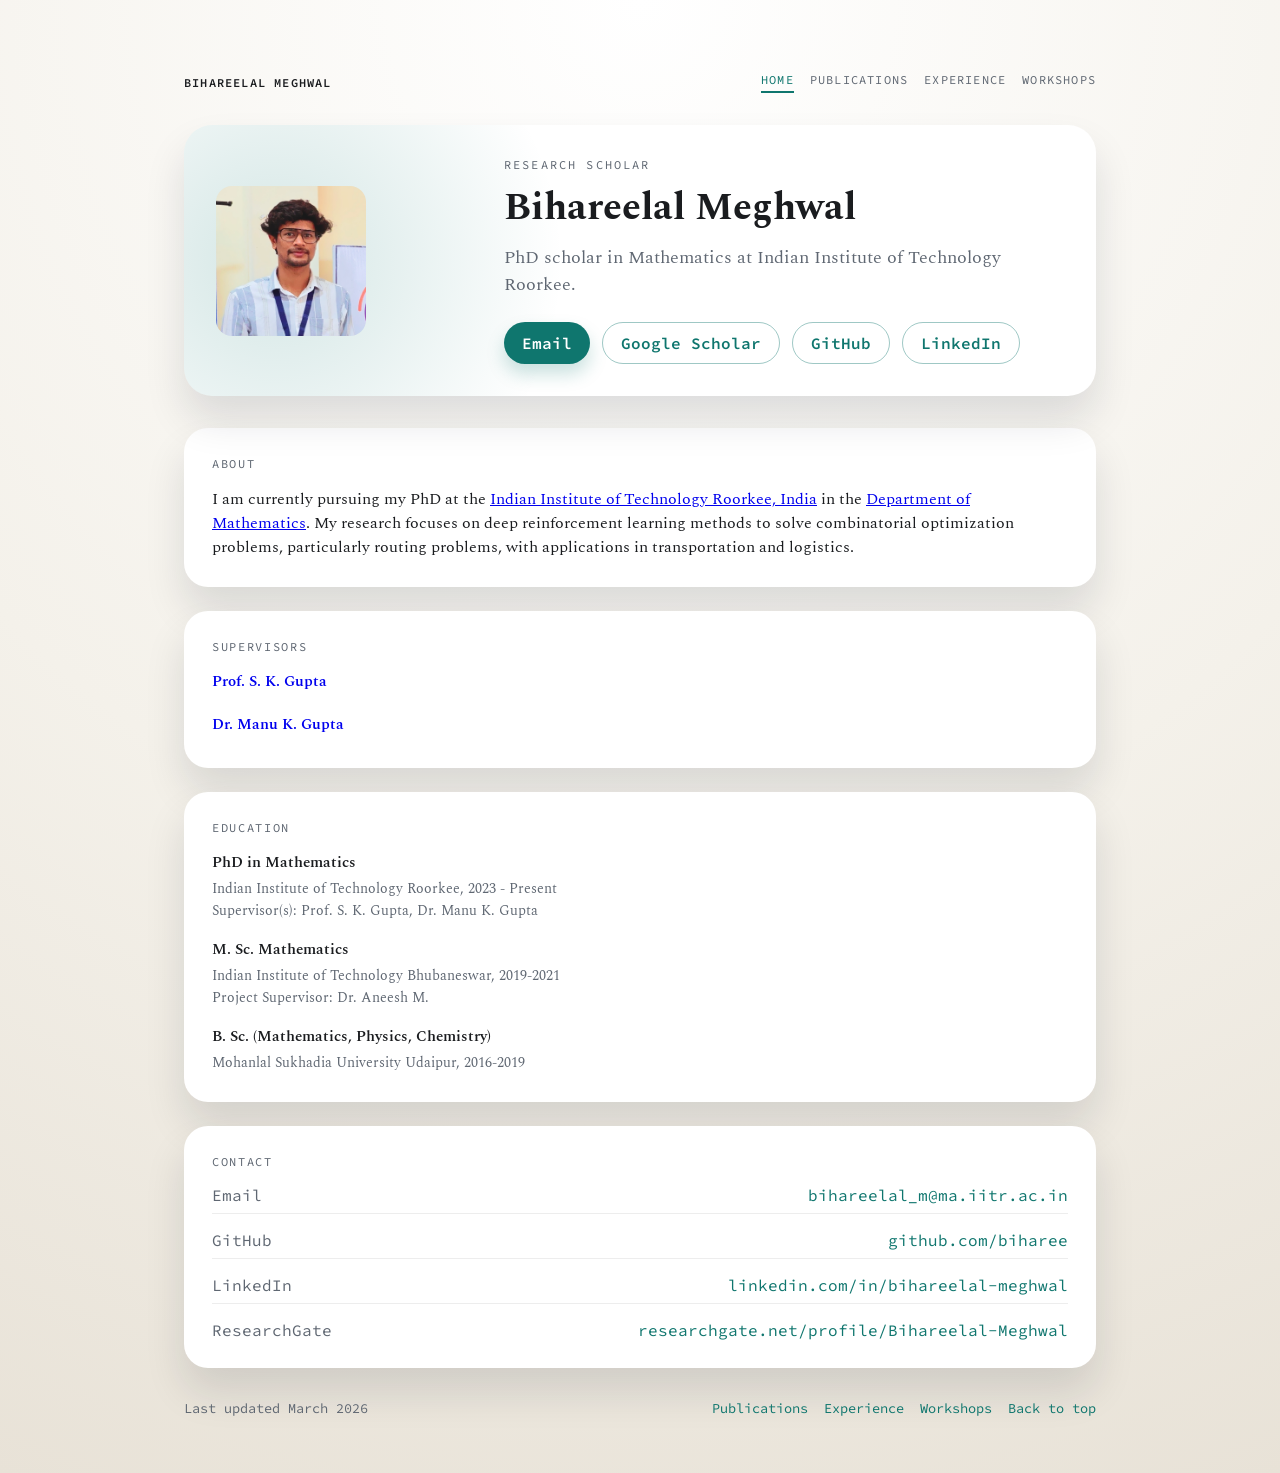
<file: index.html>
<!doctype html>
<html lang="en">
  <head>
    <meta charset="utf-8" />
    <meta name="viewport" content="width=device-width, initial-scale=1" />
    <title>Bihareelal Meghwal</title>
    <meta name="description" content="Bihareelal Meghwal is a PhD scholar in Mathematics at IIT Roorkee (IITR), working on deep reinforcement learning for combinatorial optimization." />
    <meta name="keywords" content="Biharee, Bihareelal, Bihareelal Meghwal, IITR, IIT Roorkee, Indian Institute of Technology Roorkee, Mathematics, PhD scholar, reinforcement learning, combinatorial optimization" />
    <link rel="canonical" href="https://biharee.github.io/" />
    <meta property="og:type" content="website" />
    <meta property="og:title" content="Bihareelal Meghwal | IIT Roorkee" />
    <meta property="og:description" content="PhD scholar in Mathematics at IIT Roorkee (IITR) working on deep reinforcement learning for combinatorial optimization." />
    <meta property="og:url" content="https://biharee.github.io/" />
    <meta property="og:image" content="https://biharee.github.io/bl.jpg" />
    <meta name="twitter:card" content="summary" />
    <meta name="twitter:title" content="Bihareelal Meghwal | IIT Roorkee" />
    <meta name="twitter:description" content="PhD scholar in Mathematics at IIT Roorkee (IITR) working on deep reinforcement learning for combinatorial optimization." />
    <meta name="twitter:image" content="https://biharee.github.io/bl.jpg" />
    <script type="application/ld+json">
      {
        "@context": "https://schema.org",
        "@type": "Person",
        "name": "Bihareelal Meghwal",
        "affiliation": {
          "@type": "CollegeOrUniversity",
          "name": "Indian Institute of Technology Roorkee"
        },
        "jobTitle": "PhD Scholar",
        "url": "https://biharee.github.io/",
        "image": "https://biharee.github.io/bl.jpg",
        "sameAs": [
          "https://github.com/biharee",
          "https://www.linkedin.com/in/bihareelal-meghwal/"
        ]
      }
    </script>
    <link rel="preconnect" href="https://fonts.googleapis.com" />
    <link rel="preconnect" href="https://fonts.gstatic.com" crossorigin />
    <link href="https://fonts.googleapis.com/css2?family=Spectral:wght@300;400;600&family=Source+Code+Pro:wght@400;600&display=swap" rel="stylesheet" />
    <link rel="stylesheet" href="styles.css" />
  </head>
  <body>
    <div class="page">
      <nav class="site-nav" aria-label="Primary">
        <a class="brand" href="index.html">Bihareelal Meghwal</a>
        <div class="nav-links">
          <a class="nav-link active" href="index.html">Home</a>
          <a class="nav-link" href="publications.html">Publications</a>
          <a class="nav-link" href="experience.html">Experience</a>
          <a class="nav-link" href="workshops.html">Workshops</a>
        </div>
      </nav>

      <header class="hero hero-split" id="top">
        <div class="hero-media">
          <img class="profile-photo" src="bl.jpg" alt="Bihareelal Meghwal" />
        </div>
        <div class="hero-content">
          <div class="eyebrow">Research Scholar</div>
          <h1>Bihareelal Meghwal</h1>
          <p class="lead">
            PhD scholar in Mathematics at Indian Institute of Technology Roorkee.
          </p>
          <div class="cta">
            <a class="btn" href="mailto:bihareelal_m@ma.iitr.ac.in">Email</a>
            <a class="btn ghost" href="https://scholar.google.com/citations?user=0ONFQcoAAAAJ&hl=en" target="_blank" rel="noopener">Google Scholar</a>
            <a class="btn ghost" href="https://github.com/biharee" target="_blank" rel="noopener">GitHub</a>
            <a class="btn ghost" href="https://www.linkedin.com/in/bihareelal-meghwal/" target="_blank" rel="noopener">LinkedIn</a>
          </div>
        </div>
      </header>

      <main>
        <section class="card" id="about">
          <div class="section-title">About</div>
          <p>
            I am currently pursuing my PhD at the
            <a href="https://iitr.ac.in" target="_blank" rel="noopener">Indian Institute of Technology Roorkee, India</a> in the
            <a href="https://ma.iitr.ac.in" target="_blank" rel="noopener">Department of Mathematics</a>. My research focuses on 
            deep reinforcement learning methods to solve combinatorial optimization problems, particularly routing problems, 
            with applications in transportation and logistics.
          </p>
        </section>

        <section class="card" id="supervisors">
          <div class="section-title">Supervisors</div>
          <ul class="list">
            <li>
              <span class="item-title">
                <a href="https://ma.iitr.ac.in/~MA/Shiv_Kumar_Gupta" target="_blank" rel="noopener">Prof. S. K. Gupta</a>
              </span>
            </li>
            <li>
              <span class="item-title">
                <a href="https://www.iitr.ac.in/~DM/Manu_Gupta" target="_blank" rel="noopener">Dr. Manu K. Gupta</a>
              </span>
            </li>
          </ul>
        </section>

        <section class="card" id="education">
          <div class="section-title">Education</div>
          <ul class="list">
            <li>
              <span class="item-title">PhD in Mathematics</span>
              <span class="item-meta">Indian Institute of Technology Roorkee, 2023 - Present</span>
              <span class="item-note">
                Supervisor(s):
                <a class="paper-link" href="https://ma.iitr.ac.in/~MA/Shiv_Kumar_Gupta" target="_blank" rel="noopener">Prof. S. K. Gupta</a>,
                <a class="paper-link" href="https://www.iitr.ac.in/~DM/Manu_Gupta" target="_blank" rel="noopener">Dr. Manu K. Gupta</a>
              </span>
            </li>
            <li>
              <span class="item-title">M. Sc. Mathematics</span>
              <span class="item-meta">Indian Institute of Technology Bhubaneswar, 2019-2021</span>
              <span class="item-note">
                Project Supervisor:
                <a class="paper-link" href="https://www.iitbbs.ac.in/index.php/dr-aneesh-m/" target="_blank" rel="noopener">Dr. Aneesh M.</a>
              </span>
            </li>
            <li>
              <span class="item-title">B. Sc. (Mathematics, Physics, Chemistry)</span>
              <span class="item-meta">Mohanlal Sukhadia University Udaipur, 2016-2019</span>
            </li>
          </ul>
        </section>

        <section class="card" id="contact">
          <div class="section-title">Contact</div>
          <p class="contact-line">
            <span>Email</span>
            <span class="contact-value">
              <a href="mailto:bihareelal_m@ma.iitr.ac.in">bihareelal_m@ma.iitr.ac.in</a>
            </span>
          </p>
          
          <p class="contact-line">
            <span>GitHub</span>
            <span class="contact-value">
              <a href="https://github.com/biharee" target="_blank" rel="noopener">github.com/biharee</a>
            </span>
          </p>
          <p class="contact-line">
            <span>LinkedIn</span>
            <span class="contact-value">
              <a href="https://www.linkedin.com/in/bihareelal-meghwal/" target="_blank" rel="noopener">linkedin.com/in/bihareelal-meghwal</a>
            </span>
          </p>
          <p class="contact-line">
            <span>ResearchGate</span>
            <span class="contact-value">
              <a href="https://www.researchgate.net/profile/Bihareelal-Meghwal" target="_blank" rel="noopener">researchgate.net/profile/Bihareelal-Meghwal</a>
            </span>
          </p>
        </section>
      </main>

      <footer class="footer">
        <span>Last updated March 2026</span>
        <div class="footer-links">
          <a href="publications.html">Publications</a>
          <a href="experience.html">Experience</a>
          <a href="workshops.html">Workshops</a>
          <a href="#top">Back to top</a>
        </div>
      </footer>
    </div>
  </body>
</html>
</file>
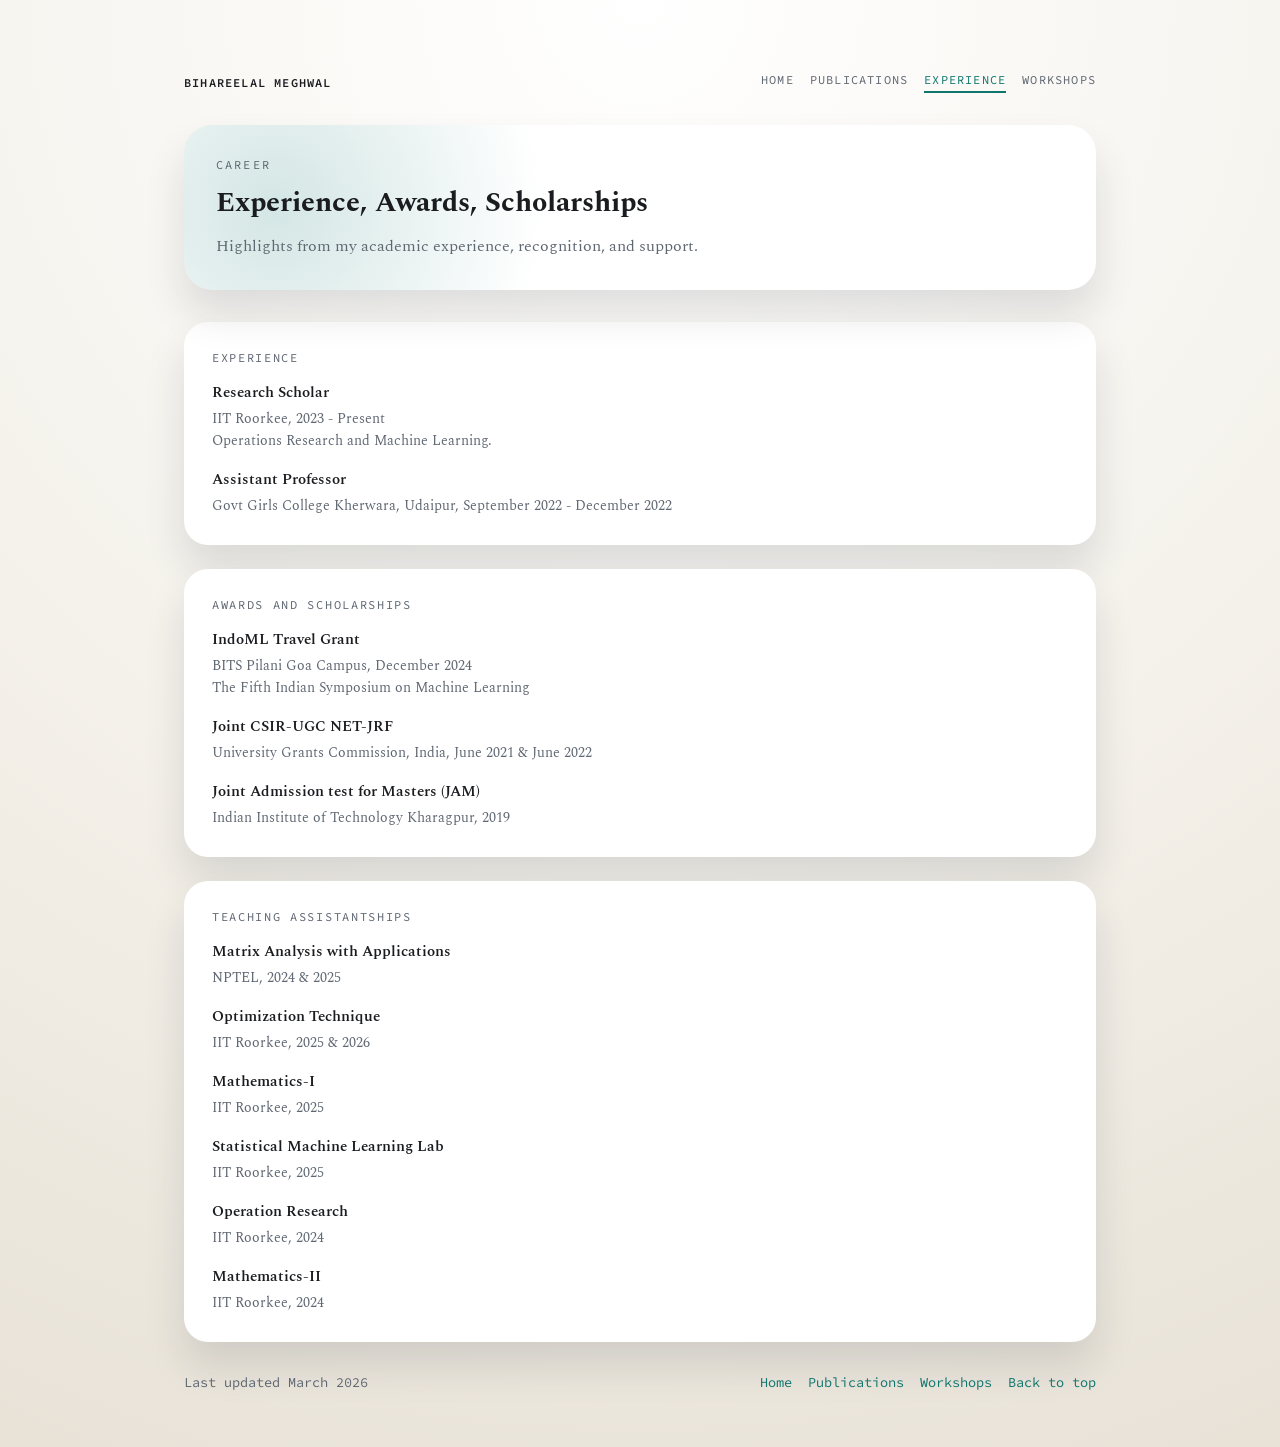
<file: experience.html>
<!doctype html>
<html lang="en">
  <head>
    <meta charset="utf-8" />
    <meta name="viewport" content="width=device-width, initial-scale=1" />
    <title>Experience | Bihareelal Meghwal</title>
    <meta name="description" content="Experience, awards, and scholarships for Bihareelal Meghwal, PhD scholar at IIT Roorkee (IITR)." />
    <meta name="keywords" content="Bihareelal Meghwal experience, IIT Roorkee, IITR, awards, scholarships" />
    <link rel="canonical" href="https://biharee.github.io/experience.html" />
    <meta property="og:type" content="website" />
    <meta property="og:title" content="Experience | Bihareelal Meghwal" />
    <meta property="og:description" content="Experience, awards, and scholarships for Bihareelal Meghwal, PhD scholar at IIT Roorkee (IITR)." />
    <meta property="og:url" content="https://biharee.github.io/experience.html" />
    <link rel="preconnect" href="https://fonts.googleapis.com" />
    <link rel="preconnect" href="https://fonts.gstatic.com" crossorigin />
    <link href="https://fonts.googleapis.com/css2?family=Spectral:wght@300;400;600&family=Source+Code+Pro:wght@400;600&display=swap" rel="stylesheet" />
    <link rel="stylesheet" href="styles.css" />
  </head>
  <body class="subpage">
    <div class="page">
      <nav class="site-nav" aria-label="Primary">
        <a class="brand" href="index.html">Bihareelal Meghwal</a>
        <div class="nav-links">
          <a class="nav-link" href="index.html">Home</a>
          <a class="nav-link" href="publications.html">Publications</a>
          <a class="nav-link active" href="experience.html">Experience</a>
          <a class="nav-link" href="workshops.html">Workshops</a>
        </div>
      </nav>

      <header class="hero" id="top">
        <div class="eyebrow">Career</div>
        <h1>Experience, Awards, Scholarships</h1>
        <p class="lead">
          Highlights from my academic experience, recognition, and support.
        </p>
      </header>

      <main>
        <section class="card">
          <div class="section-title">Experience</div>
          <ul class="list">
            <li>
              <span class="item-title">Research Scholar</span>
              <span class="item-meta">IIT Roorkee, 2023 - Present</span>
              <span class="item-note">Operations Research and Machine Learning.</span>
            </li>
            <li>
              <span class="item-title">Assistant Professor</span>
              <span class="item-meta">Govt Girls College Kherwara, Udaipur, September 2022 - December 2022</span>
              <!-- <span class="item-note">Guest Faculty</span> -->
            </li>
          </ul>
        </section>

        <section class="card">
          <div class="section-title">Awards and Scholarships</div>
          <ul class="list">
            <li>
              <span class="item-title">IndoML Travel Grant</span>
              <span class="item-meta">BITS Pilani Goa Campus, December 2024</span>
              <span class="item-note">The Fifth Indian Symposium on Machine Learning</span>
            </li>

            <li>
              <span class="item-title">Joint CSIR-UGC NET-JRF</span>
              <span class="item-meta">University Grants Commission, India, June 2021 & June 2022</span>
            </li>

            <li>
              <span class="item-title">Joint Admission test for Masters (JAM)</span>
              <span class="item-meta">Indian Institute of Technology Kharagpur, 2019</span>
            </li>
            
          </ul>
        </section>

        <section class="card">
          <div class="section-title">Teaching Assistantships</div>
          <ul class="list">
            <li>
              <span class="item-title">Matrix Analysis with Applications </span>
              <span class="item-meta">NPTEL, 2024 & 2025</span>
            </li>

            <li>
              <span class="item-title">Optimization Technique</span>
              <span class="item-meta">IIT Roorkee, 2025 & 2026</span>
            </li>
            <li>
              <span class="item-title">Mathematics-I</span>
              <span class="item-meta">IIT Roorkee, 2025</span>
            </li>
            <li>
              <span class="item-title">Statistical Machine Learning Lab</span>
              <span class="item-meta">IIT Roorkee, 2025</span>
            </li>
            <li>
              <span class="item-title">Operation Research</span>
              <span class="item-meta">IIT Roorkee, 2024</span>
            </li>
            <li>
              <span class="item-title">Mathematics-II</span>
              <span class="item-meta">IIT Roorkee, 2024</span>
            </li>

          </ul>
        </section>
      </main>

      <footer class="footer">
        <span>Last updated March 2026</span>
        <div class="footer-links">
          <a href="index.html">Home</a>
          <a href="publications.html">Publications</a>
          <a href="workshops.html">Workshops</a>
          <a href="#top">Back to top</a>
        </div>
      </footer>
    </div>
  </body>
</html>
</file>
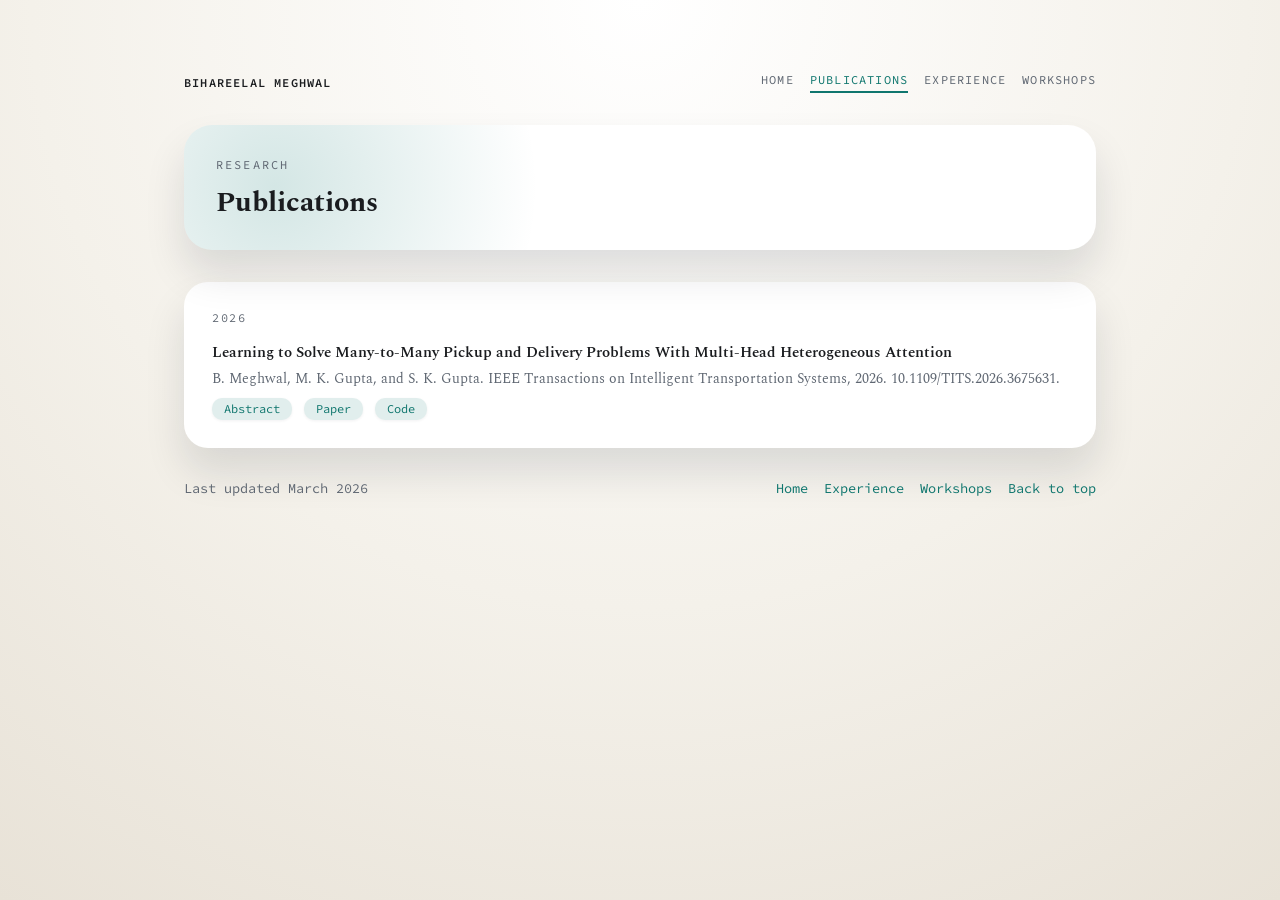
<file: publications.html>
<!doctype html>
<html lang="en">
  <head>
    <meta charset="utf-8" />
    <meta name="viewport" content="width=device-width, initial-scale=1" />
    <title>Publications | Bihareelal Meghwal</title>
    <meta name="description" content="Publications by Bihareelal Meghwal, PhD scholar in Mathematics at IIT Roorkee (IITR)." />
    <meta name="keywords" content="Bihareelal Meghwal publications, Biharee IITR, IIT Roorkee, reinforcement learning, combinatorial optimization" />
    <link rel="canonical" href="https://biharee.github.io/publications.html" />
    <meta property="og:type" content="website" />
    <meta property="og:title" content="Publications | Bihareelal Meghwal" />
    <meta property="og:description" content="Publications by Bihareelal Meghwal, PhD scholar in Mathematics at IIT Roorkee (IITR)." />
    <meta property="og:url" content="https://biharee.github.io/publications.html" />
    <link rel="preconnect" href="https://fonts.googleapis.com" />
    <link rel="preconnect" href="https://fonts.gstatic.com" crossorigin />
    <link href="https://fonts.googleapis.com/css2?family=Spectral:wght@300;400;600&family=Source+Code+Pro:wght@400;600&display=swap" rel="stylesheet" />
    <link rel="stylesheet" href="styles.css" />
  </head>
  <body class="subpage">
    <div class="page">
      <nav class="site-nav" aria-label="Primary">
        <a class="brand" href="index.html">Bihareelal Meghwal</a>
        <div class="nav-links">
          <a class="nav-link" href="index.html">Home</a>
          <a class="nav-link active" href="publications.html">Publications</a>
          <a class="nav-link" href="experience.html">Experience</a>
          <a class="nav-link" href="workshops.html">Workshops</a>
        </div>
      </nav>

      <header class="hero" id="top">
        <div class="eyebrow">Research</div>
        <h1>Publications</h1>

      </header>

      <main>
        <section class="card">
          <div class="section-title">2026</div>
          <ul class="list">
            <li class="pub-item">
              <span class="item-title">
                Learning to Solve Many-to-Many Pickup and Delivery Problems With Multi-Head Heterogeneous Attention
              </span>
              <span class="item-meta">
                B. Meghwal, M. K. Gupta, and S. K. Gupta. IEEE Transactions on Intelligent Transportation Systems, 2026. 10.1109/TITS.2026.3675631.
              </span>
              <div class="pub-toggles">
                <button class="toggle-btn abstract-toggle" data-target="abstract-1" type="button">Abstract</button>
                <button class="toggle-btn paper-toggle" onclick="window.open('https://doi.org/10.1109/TITS.2026.3675631','_blank')" type="button">Paper</button>
                <button class="toggle-btn code-toggle" onclick="window.open('https://github.com/biharee/HAP','_blank')" type="button">Code</button>
              </div>
              <div class="pub-abstract" id="abstract-1" style="display:none;">
                <span class="abstract-text">Recently, deep reinforcement learning has gained attention for solving routing problems due to its ability to learn complex patterns and optimize sequential decision-making. Despite their success in various routing problems, the applicability of learning-based methods on pickup and delivery problems (PDPs) is limited and only addresses one-to-one PDPs and their variants. However, the many-to-many PDP addressed in this paper is a practical variant of the routing problems and finds several applications in logistics and supply chains. We propose a novel reinforcement learning framework empowered by a multi-head heterogeneous attention mechanism (MHHA) and a decoder capable of exploring a diverse set of solutions, namely HAP, to generate efficient solutions for many-to-many PDP. The proposed framework incorporates an encoder-decoder structure designed explicitly for many-to-many PDP. In particular, the encoder consists of the MHHA mechanism to capture the many-to-many relationships and effectively model the flow constraints. Moreover, it is integrated with the multi-solution generator, polynet and masking scheme to generate high-quality diverse solutions. Additionally, we improve the solution quality of HAP using a warm starting variable neighbourhood search. As extensive experimental results demonstrate, the proposed method outperforms state-of-the-art metaheuristic and learning-based approaches. Additionally, in bi-objective (time and gap) comparison, the HAP lies on the Pareto efficient frontier, proving its effectiveness. Moreover, the HAP effectively generalizes to diverse problem sizes, unseen data distributions, benchmark datasets, and also solves one-to-one PDP more effectively than baseline methods, showing its adaptability and robustness. Finally, we conduct ablation studies to justify the proposed design.</span>
              </div>
            </li>
          </ul>
        </section>

      </main>

      <script>
        // Toggle abstract visibility
        document.addEventListener('DOMContentLoaded', function() {
          document.querySelectorAll('.abstract-toggle').forEach(function(btn) {
            btn.addEventListener('click', function() {
              var target = document.getElementById(btn.getAttribute('data-target'));
              if (target.style.display === 'none' || target.style.display === '') {
                target.style.display = 'block';
              } else {
                target.style.display = 'none';
              }
            });
          });
        });
      </script>

      <footer class="footer">
        <span>Last updated March 2026</span>
        <div class="footer-links">
          <a href="index.html">Home</a>
          <a href="experience.html">Experience</a>
          <a href="workshops.html">Workshops</a>
          <a href="#top">Back to top</a>
        </div>
      </footer>
    </div>
  </body>
</html>
</file>
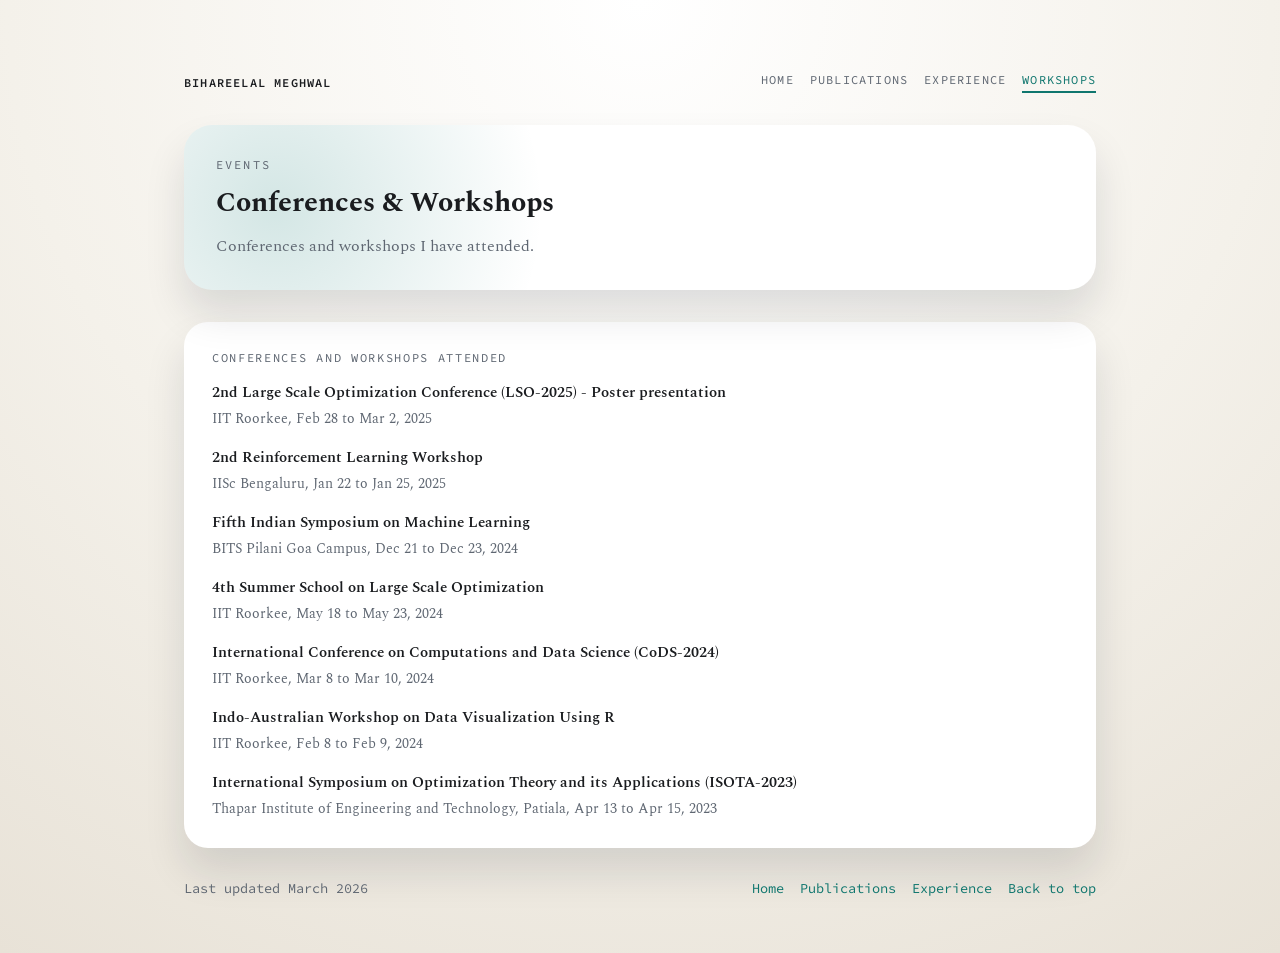
<file: workshops.html>
<!doctype html>
<html lang="en">
  <head>
    <meta charset="utf-8" />
    <meta name="viewport" content="width=device-width, initial-scale=1" />
    <title>Conferences & Workshops | Bihareelal Meghwal</title>
    <meta name="description" content="Conferences and workshops attended by Bihareelal Meghwal, PhD scholar at IIT Roorkee (IITR)." />
    <meta name="keywords" content="Bihareelal Meghwal conferences, workshops, IIT Roorkee, IITR" />
    <link rel="canonical" href="https://biharee.github.io/workshops.html" />
    <meta property="og:type" content="website" />
    <meta property="og:title" content="Conferences & Workshops | Bihareelal Meghwal" />
    <meta property="og:description" content="Conferences and workshops attended by Bihareelal Meghwal, PhD scholar at IIT Roorkee (IITR)." />
    <meta property="og:url" content="https://biharee.github.io/workshops.html" />
    <link rel="preconnect" href="https://fonts.googleapis.com" />
    <link rel="preconnect" href="https://fonts.gstatic.com" crossorigin />
    <link href="https://fonts.googleapis.com/css2?family=Spectral:wght@300;400;600&family=Source+Code+Pro:wght@400;600&display=swap" rel="stylesheet" />
    <link rel="stylesheet" href="styles.css" />
  </head>
  <body class="subpage">
    <div class="page">
      <nav class="site-nav" aria-label="Primary">
        <a class="brand" href="index.html">Bihareelal Meghwal</a>
        <div class="nav-links">
          <a class="nav-link" href="index.html">Home</a>
          <a class="nav-link" href="publications.html">Publications</a>
          <a class="nav-link" href="experience.html">Experience</a>
          <a class="nav-link active" href="workshops.html">Workshops</a>
        </div>
      </nav>

      <header class="hero" id="top">
        <div class="eyebrow">Events</div>
        <h1>Conferences & Workshops</h1>
        <p class="lead">
          Conferences and workshops I have attended.
        </p>
      </header>

      <main>
        <section class="card">
          <div class="section-title">Conferences and Workshops Attended</div>
          <ul class="list">
            <li>
              <span class="item-title">
                2nd Large Scale Optimization Conference (LSO-2025) - Poster presentation
              </span>
              <span class="item-meta">IIT Roorkee, Feb 28 to Mar 2, 2025</span>
              <!-- <span class="item-note">Organized by Department of Management Studies, IIT Roorkee.</span> -->
            </li>
            <li>
              <span class="item-title">2nd Reinforcement Learning Workshop</span>
              <span class="item-meta">IISc Bengaluru, Jan 22 to Jan 25, 2025</span>
            </li>
            <li>
              <span class="item-title">Fifth Indian Symposium on Machine Learning</span>
              <span class="item-meta">BITS Pilani Goa Campus, Dec 21 to Dec 23, 2024</span>
            </li>
            <li>
              <span class="item-title">4th Summer School on Large Scale Optimization</span>
              <span class="item-meta">IIT Roorkee, May 18 to May 23, 2024</span>
              <!-- <span class="item-note">Organized by Department of Management Studies, IIT Roorkee.</span> -->
            </li>
            <li>
              <span class="item-title">International Conference on Computations and Data Science (CoDS-2024)</span>
              <span class="item-meta">IIT Roorkee, Mar 8 to Mar 10, 2024</span>
              <!-- <span class="item-note">
                Organized by Department of Mathematics jointly with iHUB DivyaSampark,
                Indian Institute of Technology Roorkee.
              </span> -->
            </li>
            <li>
              <span class="item-title">Indo-Australian Workshop on Data Visualization Using R</span>
              <span class="item-meta">IIT Roorkee, Feb 8 to Feb 9, 2024</span>
              <!-- <span class="item-note">
                Organized by the International Relations team at the Indian Institute of Technology Roorkee.
              </span> -->
            </li>
            <li>
              <span class="item-title">International Symposium on Optimization Theory and its Applications (ISOTA-2023)</span>
              <span class="item-meta">Thapar Institute of Engineering and Technology,
                Patiala, Apr 13 to Apr 15, 2023</span>
              <!-- <span class="item-note">
                Organized by the Department of Mathematics, Thapar Institute of Engineering and Technology,
                Patiala (Punjab).
              </span> -->
            </li>
          </ul>
        </section>
      </main>

      <footer class="footer">
        <span>Last updated March 2026</span>
        <div class="footer-links">
          <a href="index.html">Home</a>
          <a href="publications.html">Publications</a>
          <a href="experience.html">Experience</a>
          <a href="#top">Back to top</a>
        </div>
      </footer>
    </div>
  </body>
</html>
</file>
<file: styles.css>
.pub-abstract .abstract-text {
  color: #23272b;
  letter-spacing: 0.01em;
  font-family: 'Spectral', 'Times New Roman', serif;
  font-size: 1.05em;
  line-height: 1.7;
  display: block;
}
/* Publication toggles styling */
.pub-toggles {
  margin-top: 8px;
  display: flex;
  justify-content: flex-start;
  align-items: center;
  gap: 12px;
}


.toggle-btn {
  padding: 4px 12px;
  border: none;
  border-radius: 10px;
  background: var(--accent-soft);
  color: var(--accent);
  font-family: "Source Code Pro", monospace;
  font-size: 0.75em;
  cursor: pointer;
  transition: background 0.2s, color 0.2s, box-shadow 0.2s;
  box-shadow: 0 1px 3px rgba(15, 23, 42, 0.06);
  text-decoration: none;
  outline: none;
  display: inline-block;
  min-width: 40px;
  min-height: 22px;
  line-height: 1.1;
}

.toggle-btn:hover, .toggle-btn:focus {
  background: var(--accent);
  color: #fff;
}

 .pub-abstract {
  margin-top: 10px;
  padding: 12px 16px;
  background: #f8f9fa;
  border-left: 4px solid var(--accent);
  border-radius: 6px;
  color: var(--muted);
  font-size: 0.9rem;
  text-align: justify;
  box-shadow: 0 1px 4px rgba(15, 23, 42, 0.04);
}
:root {
  color-scheme: light;
  --ink: #1a1c1f;
  --muted: #5f6772;
  --accent: #0f766e;
  --accent-soft: rgba(15, 118, 110, 0.12);
  --paper: #f4f1ea;
  --card: #ffffff;
  --shadow: 0 24px 40px rgba(15, 23, 42, 0.12);
}

* {
  box-sizing: border-box;
  margin: 0;
  padding: 0;
}

body {
  font-family: "Spectral", "Times New Roman", serif;
  color: var(--ink);
  background: radial-gradient(circle at top, #ffffff 0%, var(--paper) 55%, #e8e2d7 100%);
  min-height: 100vh;
}

.page {
  max-width: 960px;
  margin: 0 auto;
  padding: 72px 24px 56px;
  display: grid;
  gap: 32px;
}

.site-nav {
  display: flex;
  justify-content: space-between;
  align-items: center;
  gap: 20px;
  font-family: "Source Code Pro", "Courier New", monospace;
  text-transform: uppercase;
  letter-spacing: 0.1em;
  font-size: 12px;
}

.brand {
  text-decoration: none;
  color: var(--ink);
  font-weight: 600;
}

.nav-links {
  display: flex;
  gap: 16px;
}

.nav-link {
  text-decoration: none;
  color: var(--muted);
  padding-bottom: 4px;
  border-bottom: 2px solid transparent;
  transition: color 160ms ease, border-color 160ms ease;
}

.nav-link:hover {
  color: var(--accent);
}

.nav-link.active {
  color: var(--accent);
  border-color: var(--accent);
}

.hero {
  display: grid;
  gap: 16px;
  padding: 32px;
  border-radius: 28px;
  background: var(--card);
  box-shadow: var(--shadow);
  position: relative;
  overflow: hidden;
}

.hero-split {
  grid-template-columns: minmax(0, 1fr) auto;
  align-items: center;
  gap: 28px;
}

.hero-content {
  display: grid;
  gap: 16px;
}

.hero-media {
  display: flex;
  justify-content: flex-start;
}

.hero::after {
  content: "";
  position: absolute;
  inset: -20% 50% auto -30%;
  height: 140%;
  background: radial-gradient(circle, rgba(15, 118, 110, 0.18) 0%, transparent 70%);
  z-index: 0;
}

.hero > * {
  position: relative;
  z-index: 1;
}

.profile-photo {
  width: 150px;
  height: 150px;
  border-radius: 16px;
  object-fit: cover;
  padding: 0;
  background: var(--card);
  box-shadow: none;
  border: none;
}

.eyebrow {
  text-transform: uppercase;
  letter-spacing: 0.18em;
  font-family: "Source Code Pro", "Courier New", monospace;
  font-size: 12px;
  color: var(--muted);
}

h1 {
  font-size: clamp(1.8rem, 3vw, 2.5rem);
  line-height: 1.05;
}

.subpage h1 {
  font-size: clamp(1.35rem, 2.2vw, 1.9rem);
}

.subpage .lead {
  font-size: 1rem;
}

.lead {
  font-size: 1.1rem;
  max-width: 560px;
  color: var(--muted);
}

.cta {
  display: flex;
  flex-wrap: wrap;
  gap: 12px;
  margin-top: 8px;
}

.btn {
  display: inline-flex;
  align-items: center;
  justify-content: center;
  gap: 8px;
  padding: 10px 18px;
  border-radius: 999px;
  background: var(--accent);
  color: white;
  text-decoration: none;
  font-weight: 600;
  font-family: "Source Code Pro", "Courier New", monospace;
  transition: transform 160ms ease, box-shadow 160ms ease;
  box-shadow: 0 10px 18px rgba(15, 118, 110, 0.22);
}

.btn:hover {
  transform: translateY(-1px);
}

.btn.ghost {
  background: transparent;
  color: var(--accent);
  border: 1px solid rgba(15, 118, 110, 0.4);
  box-shadow: none;
}

main {
  display: grid;
  gap: 24px;
}

.card {
  background: var(--card);
  border-radius: 24px;
  padding: 28px;
  box-shadow: var(--shadow);
  display: grid;
  gap: 16px;
}

.section-title {
  font-family: "Source Code Pro", "Courier New", monospace;
  text-transform: uppercase;
  letter-spacing: 0.14em;
  font-size: 12px;
  color: var(--muted);
}

.list {
  list-style: none;
  display: grid;
  gap: 16px;
}

.item-title {
  display: block;
  font-weight: 600;
  font-size: 0.95rem;
  margin-bottom: 4px;
}

.paper-link {
  color: inherit;
  text-decoration: none;
}

.paper-link:hover {
  color: var(--accent);
}

.paper-link:visited {
  color: inherit;
}

.item-title a {
  text-decoration: none;
}

.item-meta {
  display: block;
  color: var(--muted);
  font-size: 0.9rem;
}


.item-note {
  display: block;
  font-size: 0.9rem;
  color: var(--muted);
}

.pub-main {
  display: grid;
  gap: 6px;
}

.pub-links {
  display: flex;
  gap: 12px;
  align-items: center;
  margin-top: 12px;
}

.icon {
  display: inline-flex;
  align-items: center;
  justify-content: center;
  color: var(--accent);
  text-decoration: none;
  transition: color 160ms ease, transform 120ms ease;
}

.icon:hover { color: #0b5f56; transform: translateY(-2px); }

.icon svg { display: block; }

.pub-row {
  display: flex;
  gap: 12px;
  align-items: center;
  margin-top: 12px;
  flex-wrap: wrap;
}



.abstract-body {
  display: inline-block;
  color: var(--muted);
  line-height: 1.4;
  max-width: 70%;
}

.link {
  color: var(--accent);
  text-decoration: none;
  font-weight: 600;
}

.link:hover { text-decoration: underline; }

.contact-line {
  display: grid;
  grid-template-columns: 140px 1fr;
  gap: 16px;
  border-bottom: 1px solid rgba(26, 28, 31, 0.08);
  padding-bottom: 8px;
  align-items: flex-start;
}

.contact-line > * {
  min-width: 0;
}

.contact-value {
  text-align: right;
}

.contact-value a {
  display: inline-block;
  width: 100%;
  text-align: right;
  word-break: break-word;
  overflow-wrap: anywhere;
}

.contact-line:last-child {
  border-bottom: none;
  padding-bottom: 0;
}

.contact-line span {
  font-family: "Source Code Pro", "Courier New", monospace;
  color: var(--muted);
}


.contact-line a {
  color: var(--accent);
  text-decoration: none;
}

/* Publication-specific override so links sit inline and don't fill the whole width */
.pub-contact .contact-value {
  text-align: right;
  display: flex;
  align-items: center;
  gap: 12px;
  justify-content: flex-end;
}

.pub-contact .contact-value a {
  display: inline-block;
  width: auto;
}

.address-line span:last-child {
  text-align: left;
}

.footer {
  display: flex;
  justify-content: space-between;
  align-items: center;
  color: var(--muted);
  font-family: "Source Code Pro", "Courier New", monospace;
  font-size: 0.85rem;
}

.footer-links {
  display: flex;
  gap: 16px;
}

.footer a {
  color: var(--accent);
  text-decoration: none;
}

@media (max-width: 720px) {
  .page {
    padding: 48px 18px 40px;
  }

  .site-nav {
    flex-direction: column;
    align-items: flex-start;
  }

  .hero {
    padding: 24px;
  }

  .hero-split {
    grid-template-columns: 1fr;
  }

  .hero-media {
    justify-content: flex-start;
  }

  .profile-photo {
    width: 120px;
    height: 120px;
  }

  .card {
    padding: 22px;
  }

  .contact-line {
    grid-template-columns: 1fr;
    gap: 6px;
    align-items: flex-start;
  }

  .contact-value,
  .contact-value a {
    text-align: left;
  }

  .footer {
    flex-direction: column;
    gap: 8px;
  }
}
</file>
